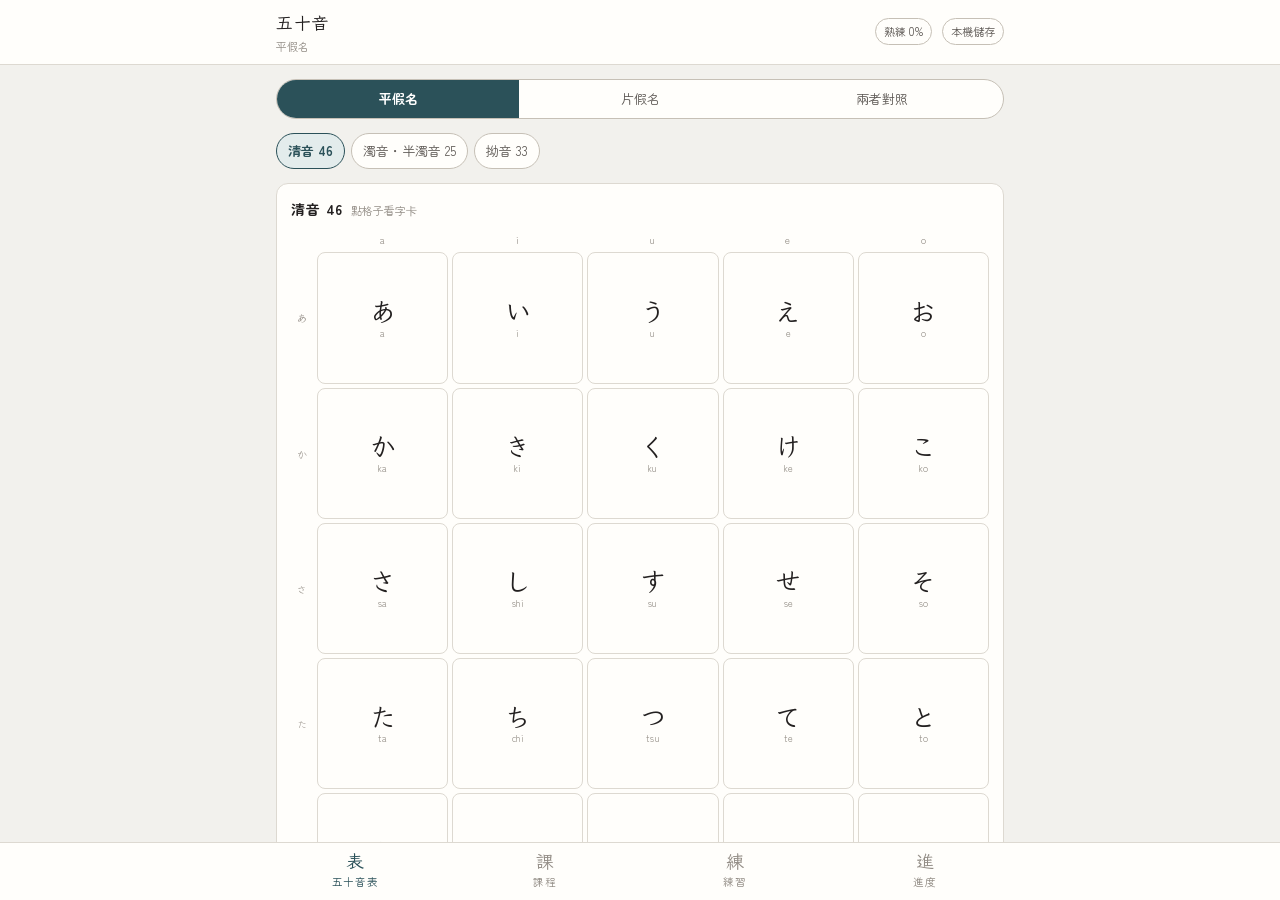
<file: jp-kana/index.html>
<!doctype html>
<html lang="zh-Hant">
<head>
<meta charset="utf-8">
<meta name="viewport" content="width=device-width, initial-scale=1, viewport-fit=cover">
<meta name="description" content="平假名與片假名共 104 音：可點選的五十音表、16 課漸進課程、七種題型練習與熟練度熱圖">
<meta name="theme-color" content="#2b5159">
<style>
:root{color-scheme:light;padding-top:env(safe-area-inset-top,0px);padding-bottom:env(safe-area-inset-bottom,0px)}
body{margin:0;font-family:system-ui,-apple-system,sans-serif;font-size:14px}
img{max-width:100%}
[hidden]{display:none!important}
</style>
<title>五十音 稽古帖</title>
<link rel="stylesheet" href="https://fonts.googleapis.com/css2?family=Klee+One:wght@400;600&family=Zen+Maru+Gothic:wght@400;500;700&display=swap">
<style>
/* 版面：五十音表為主畫面，點格子展開字卡；底部四分頁。平假名＝藍鉄，片假名＝弁柄，顏色本身帶資訊 */
:root{
  --paper:#f2f1ed; --card:#fffefb; --card-2:#eae8e2;
  --ink:#232020; --ink-2:#5c5753; --ink-3:#938d86;
  --line:#ddd9d1; --line-2:#c6c0b6;
  --ai:#2b5159; --ai-soft:#e3ecec; --ai-line:#a8c4c6;      /* 平假名 藍鉄 */
  --be:#9d4a38; --be-soft:#f6e6e1; --be-line:#dcb3a6;      /* 片假名 弁柄 */
  --ok:#4a6b3a; --ok-soft:#e7eee0;
  --mid:#9a7318; --mid-soft:#f6eeda;
  --f-kana:"Klee One","Yu Kyokasho","Hiragino Mincho ProN",serif;
  --f-ui:"Zen Maru Gothic","PingFang TC","Noto Sans TC","Microsoft JhengHei",system-ui,sans-serif;
  --r:12px; --tap:46px;
  --gut-l:max(16px,env(safe-area-inset-left,0px));
  --gut-r:max(16px,env(safe-area-inset-right,0px));
}
@media (prefers-color-scheme:dark){:root:not([data-theme="light"]){
  --paper:#15140f; --card:#1e1c17; --card-2:#272420;
  --ink:#eeeae2; --ink-2:#aaa49a; --ink-3:#7b756c;
  --line:#322e28; --line-2:#443f38;
  --ai:#8fc0c6; --ai-soft:#1b2b2d; --ai-line:#35565a;
  --be:#e2957f; --be-soft:#2e1f1a; --be-line:#5c3a2e;
  --ok:#9dc17f; --ok-soft:#1e2718;
  --mid:#dcb45c; --mid-soft:#2b2415;
  color-scheme:dark;
}}
:root[data-theme="dark"]{
  --paper:#15140f; --card:#1e1c17; --card-2:#272420;
  --ink:#eeeae2; --ink-2:#aaa49a; --ink-3:#7b756c;
  --line:#322e28; --line-2:#443f38;
  --ai:#8fc0c6; --ai-soft:#1b2b2d; --ai-line:#35565a;
  --be:#e2957f; --be-soft:#2e1f1a; --be-line:#5c3a2e;
  --ok:#9dc17f; --ok-soft:#1e2718;
  --mid:#dcb45c; --mid-soft:#2b2415;
  color-scheme:dark;
}
*{box-sizing:border-box}
html,body{height:100%}
body{margin:0;background:var(--paper);color:var(--ink);font-family:var(--f-ui);font-size:15px;
  line-height:1.7;display:flex;flex-direction:column;overflow:hidden;-webkit-text-size-adjust:100%}
button{font:inherit;color:inherit;cursor:pointer}
h1,h2,h3{margin:0;text-wrap:balance;font-weight:700}
p{margin:0}
.kana{font-family:var(--f-kana)}
.tnum{font-variant-numeric:tabular-nums}

.top{flex:0 0 auto;background:var(--card);border-bottom:1px solid var(--line)}
.top-in{padding-left:var(--gut-l);padding-right:var(--gut-r);padding-block:8px;display:flex;
  align-items:center;gap:10px;min-height:46px;max-width:760px;margin:0 auto}
.top-t{font-family:var(--f-kana);font-size:17px;font-weight:600;letter-spacing:.04em}
.top-sub{font-size:11px;color:var(--ink-3)}
.sp{flex:1;min-width:0}
.pill{font-size:11px;padding:3px 8px;border-radius:999px;border:1px solid var(--line-2);color:var(--ink-2);white-space:nowrap}
.pill.on{border-color:var(--ai-line);background:var(--ai-soft);color:var(--ai)}
.pill.warn{border-color:var(--mid);background:var(--mid-soft);color:var(--mid)}

main{flex:1 1 auto;overflow-y:auto;overflow-x:hidden;-webkit-overflow-scrolling:touch}
.wrap{padding-left:var(--gut-l);padding-right:var(--gut-r);padding-block:14px 26px;
  display:flex;flex-direction:column;gap:14px;max-width:760px;margin:0 auto}
.view[hidden]{display:none!important}
.card{background:var(--card);border:1px solid var(--line);border-radius:var(--r);padding:14px}
.sect-h{display:flex;align-items:baseline;gap:8px}
.sect-h h2{font-size:14px;letter-spacing:.06em}
.sect-h .note{font-size:11px;color:var(--ink-3)}
.eyebrow{font-size:10px;letter-spacing:.18em;color:var(--ink-3);text-transform:uppercase}
.rule{height:1px;background:var(--line);margin:12px 0}

/* 分段切換 */
.seg{display:flex;gap:0;border:1px solid var(--line-2);border-radius:999px;overflow:hidden;background:var(--card)}
.seg button{flex:1;min-height:38px;border:0;background:none;font-size:13px;color:var(--ink-2);padding:0 4px}
.seg button.on{background:var(--ai);color:#fff;font-weight:700}
.seg.be button.on{background:var(--be)}
.chips{display:flex;flex-wrap:wrap;gap:6px}
.chip{min-height:36px;padding:5px 11px;border-radius:999px;border:1px solid var(--line-2);
  background:var(--card);color:var(--ink-2);font-size:13px}
.chip.on{border-color:var(--ai);background:var(--ai-soft);color:var(--ai);font-weight:700}

/* 五十音表 */
.grid{display:grid;grid-template-columns:22px repeat(5,1fr);gap:4px}
.grid.y3{grid-template-columns:34px repeat(3,1fr)}
.ghead{font-size:10px;color:var(--ink-3);text-align:center;align-self:center;letter-spacing:.04em}
.cell{aspect-ratio:1/1;min-width:0;border:1px solid var(--line);border-radius:8px;background:var(--card);
  display:flex;flex-direction:column;align-items:center;justify-content:center;gap:0;padding:2px}
.cell.void{border:0;background:none}
.cell .g{font-family:var(--f-kana);font-size:clamp(17px,5.4vw,26px);line-height:1.15;font-weight:600}
.cell .rr{font-size:9.5px;color:var(--ink-3);letter-spacing:.02em}
.cell.kata .g{color:var(--be)}
.cell.sel{border-color:var(--ai);box-shadow:0 0 0 2px var(--ai-soft)}
.cell.lv1{background:var(--be-soft);border-color:var(--be-line)}
.cell.lv2{background:var(--mid-soft);border-color:var(--mid)}
.cell.lv3{background:var(--ok-soft);border-color:var(--ok)}
.legend{display:flex;flex-wrap:wrap;gap:10px;font-size:11px;color:var(--ink-3);margin-top:10px}
.legend span{display:flex;align-items:center;gap:4px}
.legend i{width:11px;height:11px;border-radius:3px;border:1px solid var(--line-2);display:block}

/* 字卡 */
.bigpair{display:flex;gap:10px;align-items:stretch}
.bigcell{flex:1;min-width:0;border:1px solid var(--line);border-radius:var(--r);background:var(--card-2);
  padding:10px 6px;text-align:center}
.bigcell.h{border-color:var(--ai-line);background:var(--ai-soft)}
.bigcell.k{border-color:var(--be-line);background:var(--be-soft)}
.bigcell .lab{font-size:10px;letter-spacing:.14em;color:var(--ink-3)}
.bigcell .g{font-family:var(--f-kana);font-size:clamp(50px,16vw,76px);line-height:1.1;font-weight:600}
.bigcell.h .g{color:var(--ai)}
.bigcell.k .g{color:var(--be)}
.bigcell .sm{font-size:11px;color:var(--ink-2)}
.romaji{font-family:var(--f-ui);font-size:28px;font-weight:700;letter-spacing:.08em;text-align:center}
.meta{display:flex;flex-direction:column;gap:7px;font-size:13.5px}
.meta div{display:flex;gap:8px}
.meta dt{flex:0 0 52px;color:var(--ink-3);font-size:11.5px;padding-top:3px;letter-spacing:.06em}
.meta dd{margin:0;flex:1;min-width:0}
.src{font-family:var(--f-kana);font-size:19px;font-weight:600}
.hint{background:var(--mid-soft);border:1px solid var(--mid);border-radius:8px;padding:9px 11px;font-size:13px}
.spk{flex:0 0 auto;width:38px;height:38px;border-radius:50%;border:1px solid var(--line-2);
  background:var(--card);color:var(--ai);display:grid;place-items:center;font-size:15px}

/* 按鈕 */
.btn{display:block;width:100%;min-height:var(--tap);border-radius:var(--r);border:1px solid var(--ai);
  background:var(--ai);color:#fff;font-size:16px;font-weight:700;letter-spacing:.04em;padding:10px}
.btn.be{background:var(--be);border-color:var(--be)}
.btn.ghost{background:var(--card);color:var(--ai)}
.btn.quiet{background:var(--card);color:var(--ink-2);border-color:var(--line-2);font-weight:500;font-size:14px}
.btn:disabled{opacity:.5}
.btn-row{display:grid;grid-template-columns:1fr 1fr;gap:8px}

/* 課程清單 */
.lessons{display:flex;flex-direction:column;gap:8px}
.les{display:flex;align-items:center;gap:11px;width:100%;text-align:left;background:var(--card);
  border:1px solid var(--line);border-radius:var(--r);padding:10px 12px;min-height:var(--tap)}
.les .no{flex:0 0 30px;height:30px;border-radius:8px;display:grid;place-items:center;font-size:12px;
  font-weight:700;background:var(--card-2);border:1px solid var(--line);color:var(--ink-2)}
.les.done .no{background:var(--ok-soft);border-color:var(--ok);color:var(--ok)}
.les .lt{flex:1;min-width:0}
.les .lt b{display:block;font-family:var(--f-kana);font-size:15.5px;font-weight:600}
.les .lt small{color:var(--ink-3);font-size:11.5px}
.les .pct{font-size:11px;color:var(--ink-3);white-space:nowrap}

/* 測驗 */
.studyhead{display:flex;align-items:center;gap:10px}
.studyhead .t{flex:1;min-width:0;font-size:13px;color:var(--ink-2)}
.dots{display:flex;gap:4px;flex-wrap:wrap;margin-top:10px}
.dots i{width:7px;height:7px;border-radius:50%;background:var(--line-2);display:block}
.dots i.on{background:var(--ai)}.dots i.ok{background:var(--ok)}.dots i.ng{background:var(--be)}
.qbig{font-family:var(--f-kana);font-size:clamp(66px,24vw,110px);line-height:1.05;font-weight:600;text-align:center}
.qbig.k{color:var(--be)}
.qmid{font-size:clamp(28px,9vw,40px);font-weight:700;text-align:center;letter-spacing:.06em}
.qlabel{font-size:13px;color:var(--ink-2);text-align:center}
.opts{display:grid;grid-template-columns:1fr 1fr;gap:8px}
.opts.one{grid-template-columns:1fr}
.opt{min-height:56px;background:var(--card);border:1px solid var(--line-2);border-radius:var(--r);
  padding:8px;display:flex;align-items:center;justify-content:center;gap:6px;text-align:center}
.opt .tx{font-size:20px;font-weight:700;letter-spacing:.04em;min-width:0;word-break:break-word}
.opt .tx.kana{font-family:var(--f-kana);font-size:30px;font-weight:600}
.opt .r{font-size:11px;color:var(--ink-3);letter-spacing:.03em}
.opt.ok{border-color:var(--ok);background:var(--ok-soft)}
.opt.ng{border-color:var(--be);background:var(--be-soft)}
.opt:disabled{cursor:default}
.fb{border-radius:var(--r);padding:11px 12px;font-size:13.5px;display:flex;gap:10px;align-items:flex-start}
.fb.ok{background:var(--ok-soft);border:1px solid var(--ok)}
.fb.ng{background:var(--be-soft);border:1px solid var(--be)}
.fb .m{font-family:var(--f-kana);font-size:19px;line-height:1}
.fb .tx{flex:1;min-width:0}
.fb .tx b{display:block;font-size:13px;margin-bottom:2px}

/* 單字 */
.wordrow{display:flex;gap:10px;align-items:center;background:var(--card);border:1px solid var(--line);
  border-radius:var(--r);padding:9px 11px}
.wordrow .w{font-family:var(--f-kana);font-size:20px;font-weight:600;min-width:0}
.wordrow .r{font-size:11.5px;color:var(--ink-3);letter-spacing:.03em}
.wordrow .m{flex:1;min-width:0;font-size:13px;color:var(--ink-2);text-align:right}
.cgroup{display:flex;gap:8px;align-items:center;background:var(--card-2);border:1px solid var(--line);
  border-radius:var(--r);padding:10px}
.cgroup .gg{font-family:var(--f-kana);font-size:30px;font-weight:600;letter-spacing:.12em;flex:0 0 auto}
.cgroup .tp{flex:1;min-width:0;font-size:12.5px;color:var(--ink-2)}
.kpis{display:grid;grid-template-columns:repeat(3,1fr);gap:1px;background:var(--line);
  border:1px solid var(--line);border-radius:var(--r);overflow:hidden}
.kpi{background:var(--card);padding:10px 8px;text-align:center;min-width:0}
.kpi b{display:block;font-size:20px;line-height:1.2;font-variant-numeric:tabular-nums}
.kpi span{font-size:10.5px;color:var(--ink-3)}
.empty{text-align:center;color:var(--ink-3);font-size:13px;padding:16px 10px}
textarea{width:100%;padding:9px 11px;border:1px solid var(--line-2);border-radius:var(--r);
  background:var(--card);color:var(--ink);font:inherit;font-size:12px;line-height:1.5;
  resize:vertical;margin-top:8px;word-break:break-all}

.tabs{flex:0 0 auto;background:var(--card);border-top:1px solid var(--line);
  padding-left:var(--gut-l);padding-right:var(--gut-r)}
.tabs-in{display:grid;grid-template-columns:repeat(4,1fr);max-width:760px;margin:0 auto}
.tab{position:relative;background:none;border:0;padding:7px 2px 9px;display:flex;flex-direction:column;
  align-items:center;gap:2px;min-height:54px;color:var(--ink-3);font-size:10.5px;letter-spacing:.06em}
.tab i{font-style:normal;font-family:var(--f-kana);font-size:18px;line-height:1.2;font-weight:600}
.tab.on{color:var(--ai)}
:focus-visible{outline:2px solid var(--ai);outline-offset:2px}
@media (prefers-reduced-motion:reduce){*{transition:none!important;animation:none!important}}
</style>
</head>
<body>
<header class="top">
  <div class="top-in">
    <div style="min-width:0">
      <div class="top-t kana" id="topT">五十音</div>
      <div class="top-sub" id="topSub">平假名・片假名 各 46 音</div>
    </div>
    <div class="sp"></div>
    <span class="pill" id="masterPill">熟練 0%</span>
    <span class="pill" id="syncPill">本機</span>
  </div>
</header>

<main>
  <!-- ░ 五十音表 ░ -->
  <section class="view wrap" id="v-table">
    <div class="seg" id="segScript">
      <button data-s="h" class="on">平假名</button>
      <button data-s="k">片假名</button>
      <button data-s="b">兩者對照</button>
    </div>
    <div class="chips" id="segSet">
      <button class="chip on" data-set="sei">清音 46</button>
      <button class="chip" data-set="daku">濁音・半濁音 25</button>
      <button class="chip" data-set="yo">拗音 33</button>
    </div>
    <div class="card">
      <div class="sect-h"><h2 id="gridTitle">清音</h2><span class="note">點格子看字卡</span></div>
      <div id="gridHost" style="margin-top:10px"></div>
      <div class="legend">
        <span><i style="background:var(--card)"></i>未練習</span>
        <span><i style="background:var(--be-soft);border-color:var(--be-line)"></i>不熟</span>
        <span><i style="background:var(--mid-soft);border-color:var(--mid)"></i>普通</span>
        <span><i style="background:var(--ok-soft);border-color:var(--ok)"></i>已熟</span>
      </div>
    </div>
    <div id="detail"></div>
    <button class="btn" id="quickDrill">隨機測 20 題</button>
  </section>

  <!-- ░ 課程 ░ -->
  <section class="view wrap" id="v-lesson" hidden>
    <div class="card">
      <div class="sect-h"><h2 class="kana">16 課・約兩週</h2><span class="note" id="lesNote">每課 8〜12 分</span></div>
      <p style="font-size:12px;color:var(--ink-3);margin-top:6px">每課：字卡 → 片假名對照 → 混合測驗 → 單字應用。通勤 40 分鐘約可完成 3 課，或 1 課＋複習。</p>
    </div>
    <div class="lessons" id="lessonList"></div>
  </section>

  <!-- ░ 練習 ░ -->
  <section class="view wrap" id="v-drill" hidden>
    <div class="card">
      <div class="sect-h"><h2>題型</h2></div>
      <div class="chips" style="margin-top:10px" id="drillMode">
        <button class="chip on" data-m="h2r">看平假名 → 選音</button>
        <button class="chip" data-m="k2r">看片假名 → 選音</button>
        <button class="chip" data-m="r2h">看羅馬字 → 選平假名</button>
        <button class="chip" data-m="r2k">看羅馬字 → 選片假名</button>
        <button class="chip" data-m="h2k">平假名 → 選片假名</button>
        <button class="chip" data-m="k2h">片假名 → 選平假名</button>
        <button class="chip" data-m="ear">聽音 → 選假名</button>
      </div>
    </div>
    <div class="card">
      <div class="sect-h"><h2>範圍</h2></div>
      <div class="chips" style="margin-top:10px" id="drillSet">
        <button class="chip on" data-r="sei">清音</button>
        <button class="chip" data-r="daku">濁音・半濁音</button>
        <button class="chip" data-r="yo">拗音</button>
        <button class="chip" data-r="all">全部 104 音</button>
        <button class="chip" data-r="weak">我的弱點</button>
      </div>
      <div class="rule"></div>
      <div class="chips" id="drillN">
        <button class="chip on" data-n="10">10 題</button>
        <button class="chip" data-n="20">20 題</button>
        <button class="chip" data-n="40">40 題</button>
      </div>
    </div>
    <button class="btn" id="startDrill">開始</button>
    <div class="card">
      <div class="sect-h"><h2>特殊規則</h2><span class="note">長音・促音・助詞例外</span></div>
      <div id="ruleList" style="margin-top:10px;display:flex;flex-direction:column;gap:10px"></div>
    </div>
  </section>

  <!-- ░ 進行中 ░ -->
  <section class="view wrap" id="v-run" hidden></section>

  <!-- ░ 進度 ░ -->
  <section class="view wrap" id="v-prog" hidden>
    <div class="kpis">
      <div class="kpi"><b class="tnum" id="pMaster">0</b><span>已熟（/104）</span></div>
      <div class="kpi"><b class="tnum" id="pDue">0</b><span>今日待複習</span></div>
      <div class="kpi"><b class="tnum" id="pAcc">—</b><span>正答率</span></div>
    </div>
    <button class="btn" id="reviewBtn">複習到期卡片</button>
    <div class="card">
      <div class="sect-h"><h2>最常錯的假名</h2><span class="note">依錯誤次數</span></div>
      <div id="weakList" style="margin-top:8px"></div>
    </div>
    <div class="card">
      <div class="sect-h"><h2>朗讀</h2><span class="note" id="voiceNote">檢查中…</span></div>
      <div class="chips" style="margin-top:10px" id="rateChips">
        <button class="chip" data-rate="0.6">0.6 倍</button>
        <button class="chip" data-rate="0.8">0.8 倍</button>
        <button class="chip" data-rate="1">1.0 倍</button>
      </div>
      <button class="btn ghost" id="testVoice" style="margin-top:10px">試聽：あいうえお</button>
    </div>
    <div class="card">
      <div class="sect-h"><h2>外觀</h2></div>
      <div class="chips" style="margin-top:10px" id="themeChips">
        <button class="chip" data-theme="auto">跟隨系統</button>
        <button class="chip" data-theme="light">淺色</button>
        <button class="chip" data-theme="dark">深色</button>
      </div>
    </div>
    <div class="card">
      <div class="sect-h"><h2>備份</h2><span class="note">換裝置、清瀏覽器資料前使用</span></div>
      <div class="btn-row" style="margin-top:10px">
        <button class="btn quiet" id="bkOut">產生備份碼</button>
        <button class="btn quiet" id="bkIn">從備份碼還原</button>
      </div>
      <textarea id="bkBox" rows="5" hidden placeholder="把備份碼貼進這裡"></textarea>
      <div id="bkMsg" style="font-size:12px;color:var(--ink-3);margin-top:6px"></div>
    </div>
    <div class="card">
      <div class="sect-h"><h2>重設</h2><span class="note" id="saveState">—</span></div>
      <button class="btn quiet" id="resetAll" style="margin-top:10px;color:var(--be);border-color:var(--be)">清除全部練習記錄</button>
      <div id="resetConfirm" hidden style="margin-top:8px">
        <div class="hint">所有熟練度與課程完成記錄都會刪除，無法復原。</div>
        <div class="btn-row" style="margin-top:8px">
          <button class="btn quiet" id="resetNo">取消</button>
          <button class="btn be" id="resetYes">確定刪除</button>
        </div>
      </div>
    </div>
  </section>
</main>

<nav class="tabs">
  <div class="tabs-in">
    <button class="tab on" data-view="table"><i>表</i>五十音表</button>
    <button class="tab" data-view="lesson"><i>課</i>課程</button>
    <button class="tab" data-view="drill"><i>練</i>練習</button>
    <button class="tab" data-view="prog"><i>進</i>進度</button>
  </div>
</nav>

<script src="data/kana.js"></script>
<script src="data/lessons.js"></script>
<script src="app.js"></script>
</body>
</html>
</file>
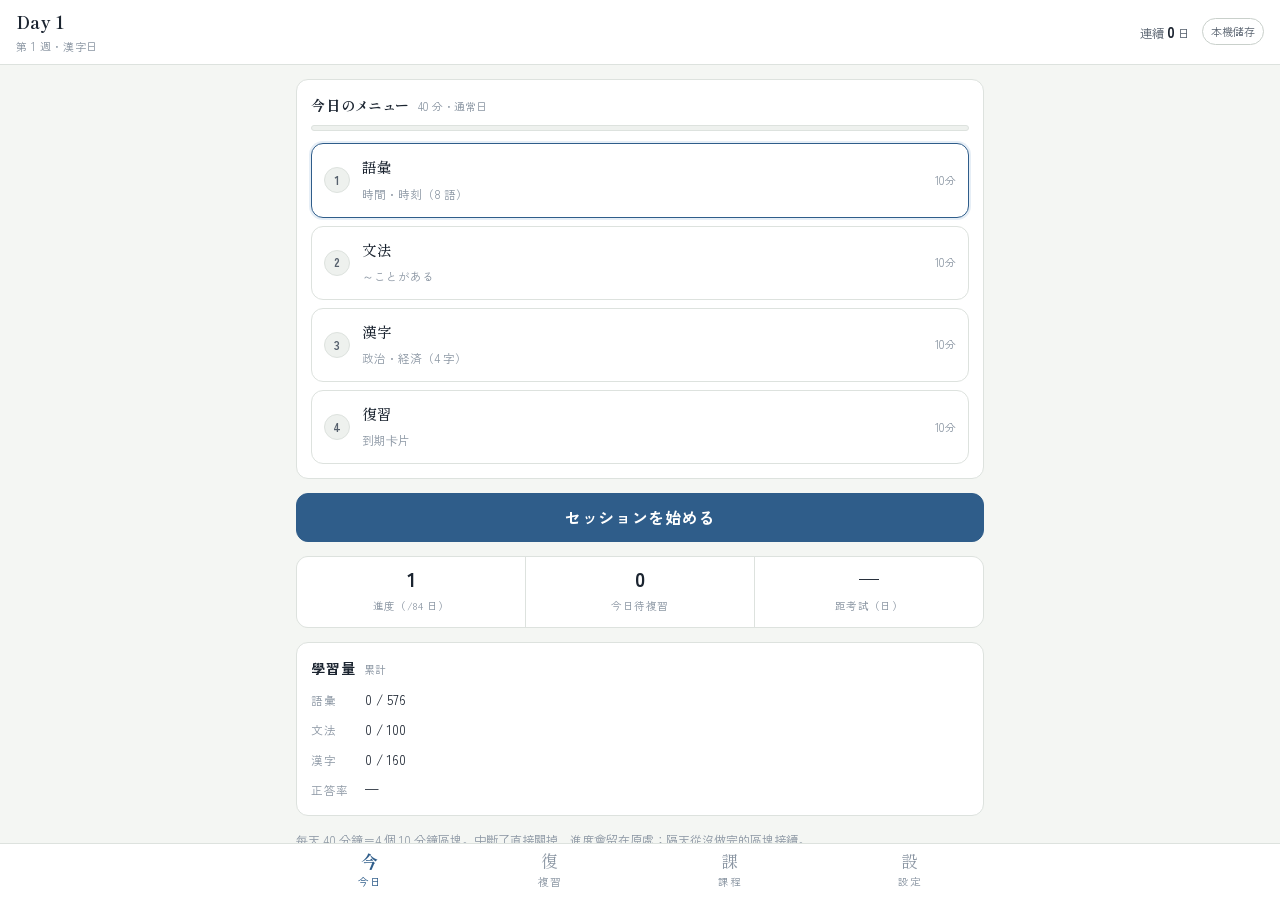
<file: jp-n3/index.html>
<!doctype html>
<html lang="zh-Hant">
<head>
<meta charset="utf-8">
<meta name="viewport" content="width=device-width, initial-scale=1, viewport-fit=cover">
<meta name="description" content="N4 到 N3 的 12 週通勤課程：每天 40 分鐘拆成 4 個區塊，含 576 單字、100 文法、160 漢字、18 篇讀解與間隔複習">
<meta name="theme-color" content="#2f5d8a">
<style>
:root{color-scheme:light;padding-top:env(safe-area-inset-top,0px);padding-bottom:env(safe-area-inset-bottom,0px)}
body{margin:0;font-family:system-ui,-apple-system,sans-serif;font-size:14px}
img{max-width:100%}
[hidden]{display:none!important}
</style>
<title>通勤 N3 道場</title>
<link rel="stylesheet" href="https://fonts.googleapis.com/css2?family=Shippori+Mincho:wght@500;700&family=Zen+Kaku+Gothic+New:wght@400;500;700&display=swap">
<style>
/* 版面：單欄「車窗」式 App——上方細資訊列、中段捲動、底部大按鈕導覽，單手可操作 */
:root{
  --paper:#f4f6f3; --card:#ffffff; --card-2:#eef1ee;
  --ink:#1b2430; --ink-2:#56606d; --ink-3:#8b96a3;
  --line:#dde2de; --line-2:#c9d0cb;
  --ai:#2f5d8a; --ai-soft:#e6eef6; --ai-line:#b9cee4;
  --shu:#bf3a2b; --shu-soft:#fbe9e6;
  --take:#2d7a5c; --take-soft:#e4f1ea;
  --amber:#9c6f14; --amber-soft:#f8efd8;
  --f-disp:"Shippori Mincho","Yu Mincho","Songti TC",serif;
  --f-ui:"Zen Kaku Gothic New","PingFang TC","Noto Sans TC","Microsoft JhengHei",system-ui,sans-serif;
  --r:12px; --tap:48px;
  --gut-l:max(16px,env(safe-area-inset-left,0px));
  --gut-r:max(16px,env(safe-area-inset-right,0px));
}
@media (prefers-color-scheme:dark){:root:not([data-theme="light"]){
  --paper:#101419; --card:#19202a; --card-2:#141b23;
  --ink:#e7ebf0; --ink-2:#a4afbb; --ink-3:#717d8b;
  --line:#2a333f; --line-2:#3a4552;
  --ai:#8ab4e0; --ai-soft:#1a2836; --ai-line:#32506e;
  --shu:#ef8679; --shu-soft:#33201e;
  --take:#6cc09a; --take-soft:#16291f;
  --amber:#d9ab52; --amber-soft:#2c2415;
  color-scheme:dark;
}}
:root[data-theme="dark"]{
  --paper:#101419; --card:#19202a; --card-2:#141b23;
  --ink:#e7ebf0; --ink-2:#a4afbb; --ink-3:#717d8b;
  --line:#2a333f; --line-2:#3a4552;
  --ai:#8ab4e0; --ai-soft:#1a2836; --ai-line:#32506e;
  --shu:#ef8679; --shu-soft:#33201e;
  --take:#6cc09a; --take-soft:#16291f;
  --amber:#d9ab52; --amber-soft:#2c2415;
  color-scheme:dark;
}
*{box-sizing:border-box}
html,body{height:100%}
body{margin:0;background:var(--paper);color:var(--ink);font-family:var(--f-ui);
  font-size:15px;line-height:1.7;display:flex;flex-direction:column;overflow:hidden;
  -webkit-text-size-adjust:100%}
button{font:inherit;color:inherit;cursor:pointer}
h1,h2,h3{margin:0;text-wrap:balance;font-weight:700}
p{margin:0}
.ja{font-family:var(--f-disp);font-feature-settings:"palt" 1}
.tnum{font-variant-numeric:tabular-nums}

/* ── 上方資訊列 ───────────────────────── */
.top{flex:0 0 auto;background:var(--card);border-bottom:1px solid var(--line)}
.top-in{padding-left:var(--gut-l);padding-right:var(--gut-r);padding-block:8px;
  display:flex;align-items:center;gap:12px;min-height:46px}
.top-day{font-family:var(--f-disp);font-size:17px;font-weight:700;letter-spacing:.02em}
.top-sub{font-size:11px;color:var(--ink-3);letter-spacing:.06em}
.top-sp{flex:1;min-width:0}
.pill{font-size:11px;padding:3px 8px;border-radius:999px;border:1px solid var(--line-2);
  color:var(--ink-2);white-space:nowrap}
.pill.on{border-color:var(--ai-line);background:var(--ai-soft);color:var(--ai)}
.pill.warn{border-color:var(--amber);background:var(--amber-soft);color:var(--amber)}
.streak{font-size:12px;color:var(--ink-2);white-space:nowrap}
.streak b{font-size:15px;color:var(--ink)}

/* ── 主捲動區 ─────────────────────────── */
main{flex:1 1 auto;overflow-y:auto;overflow-x:hidden;-webkit-overflow-scrolling:touch}
.wrap{padding-left:var(--gut-l);padding-right:var(--gut-r);padding-block:14px 24px;
  display:flex;flex-direction:column;gap:14px;max-width:720px;margin:0 auto}
.view[hidden]{display:none!important}

.card{background:var(--card);border:1px solid var(--line);border-radius:var(--r);padding:14px}
.card.flat{background:transparent;border:0;padding:0}
.sect-h{display:flex;align-items:baseline;gap:8px;margin-bottom:2px}
.sect-h h2{font-size:14px;letter-spacing:.08em}
.sect-h .note{font-size:11px;color:var(--ink-3)}
.eyebrow{font-size:10px;letter-spacing:.18em;color:var(--ink-3);text-transform:uppercase}

/* 進度列 */
.bar{height:6px;border-radius:3px;background:var(--card-2);overflow:hidden;border:1px solid var(--line)}
.bar>i{display:block;height:100%;background:var(--ai);border-radius:3px;transition:width .3s}
.kpis{display:grid;grid-template-columns:repeat(3,1fr);gap:1px;background:var(--line);
  border:1px solid var(--line);border-radius:var(--r);overflow:hidden}
.kpi{background:var(--card);padding:10px 8px;text-align:center;min-width:0}
.kpi b{display:block;font-size:20px;line-height:1.2;font-variant-numeric:tabular-nums}
.kpi span{font-size:10.5px;color:var(--ink-3);letter-spacing:.04em}

/* 區塊清單 */
.blocks{display:flex;flex-direction:column;gap:8px}
.blk{display:flex;align-items:center;gap:12px;width:100%;text-align:left;
  background:var(--card);border:1px solid var(--line);border-radius:var(--r);
  padding:11px 12px;min-height:var(--tap)}
.blk:disabled{opacity:.55;cursor:default}
.blk .no{flex:0 0 26px;height:26px;border-radius:50%;display:grid;place-items:center;
  font-size:12px;font-weight:700;background:var(--card-2);color:var(--ink-2);border:1px solid var(--line)}
.blk.done .no{background:var(--take-soft);color:var(--take);border-color:var(--take)}
.blk.cur{border-color:var(--ai);box-shadow:0 0 0 2px var(--ai-soft)}
.blk .bt{flex:1;min-width:0}
.blk .bt i{display:block;font-style:normal;font-size:14.5px;font-weight:500}
.blk .bt small{color:var(--ink-3);font-size:11.5px}
.blk .mins{font-size:11px;color:var(--ink-3);white-space:nowrap}
.mark{font-family:var(--f-disp);font-size:18px;line-height:1}
.mark.o{color:var(--take)}.mark.x{color:var(--shu)}

/* 按鈕 */
.btn{display:block;width:100%;min-height:var(--tap);border-radius:var(--r);border:1px solid var(--ai);
  background:var(--ai);color:#fff;font-size:16px;font-weight:700;letter-spacing:.04em;padding:10px}
.btn.ghost{background:var(--card);color:var(--ai)}
.btn.quiet{background:var(--card);color:var(--ink-2);border-color:var(--line-2);font-weight:500;font-size:14px}
.btn:disabled{opacity:.5}
.btn-row{display:grid;grid-template-columns:1fr 1fr;gap:8px}
.chip{min-height:38px;padding:6px 12px;border-radius:999px;border:1px solid var(--line-2);
  background:var(--card);color:var(--ink-2);font-size:13px}
.chip.on{border-color:var(--ai);background:var(--ai-soft);color:var(--ai);font-weight:700}
.chips{display:flex;flex-wrap:wrap;gap:6px}
.spk{flex:0 0 auto;width:36px;height:36px;border-radius:50%;border:1px solid var(--line-2);
  background:var(--card);color:var(--ai);display:grid;place-items:center;font-size:15px}

/* ── 學習卡 ──────────────────────────── */
.studyhead{display:flex;align-items:center;gap:10px}
.studyhead .t{flex:1;min-width:0;font-size:13px;color:var(--ink-2)}
.timer{font-variant-numeric:tabular-nums;font-size:15px;font-weight:700;letter-spacing:.04em}
.timer.low{color:var(--shu)}
.dots{display:flex;gap:4px;flex-wrap:wrap}
.dots i{width:7px;height:7px;border-radius:50%;background:var(--line-2);display:block}
.dots i.on{background:var(--ai)}
.dots i.ok{background:var(--take)}
.dots i.ng{background:var(--shu)}

.ctr{text-align:center}
.word{font-family:var(--f-disp);font-size:clamp(34px,11vw,52px);line-height:1.25;font-weight:700;
  letter-spacing:.02em;word-break:break-word}
.kanjibig{font-family:var(--f-disp);font-size:clamp(64px,22vw,96px);line-height:1;font-weight:700}
.read{font-size:16px;color:var(--ai);letter-spacing:.06em;margin-top:4px}
.mean{font-size:17px;margin-top:8px}
.pos{display:inline-block;font-size:11px;padding:2px 7px;border-radius:4px;
  background:var(--card-2);color:var(--ink-2);border:1px solid var(--line)}
.rule{height:1px;background:var(--line);margin:12px 0}
.ex{border-left:3px solid var(--ai-line);padding-left:10px;display:flex;flex-direction:column;gap:3px}
.ex .j{font-family:var(--f-disp);font-size:16.5px;line-height:1.85}
.ex .z{font-size:13px;color:var(--ink-2)}
.exrow{display:flex;gap:8px;align-items:flex-start}
.exrow>.ex{flex:1;min-width:0}
.ptn{font-family:var(--f-disp);font-size:clamp(22px,7vw,30px);font-weight:700;line-height:1.4}
.meta{display:flex;flex-direction:column;gap:7px;font-size:13.5px}
.meta div{display:flex;gap:8px}
.meta dt{flex:0 0 46px;color:var(--ink-3);font-size:11.5px;padding-top:3px;letter-spacing:.06em}
.meta dd{margin:0;flex:1;min-width:0}
.hint{background:var(--amber-soft);border:1px solid var(--amber);border-radius:8px;
  padding:9px 11px;font-size:13px;color:var(--ink)}
.hint b{color:var(--amber)}
.kwords{display:flex;flex-wrap:wrap;gap:6px}
.kw{border:1px solid var(--line);border-radius:8px;padding:6px 9px;background:var(--card-2);min-width:0}
.kw b{font-family:var(--f-disp);font-size:16px;font-weight:700;display:block}
.kw small{display:block;font-size:11px;color:var(--ai)}
.kw span{font-size:11.5px;color:var(--ink-2)}

/* 測驗 */
.q{font-size:16px;line-height:1.75}
.q .big{font-family:var(--f-disp);font-size:clamp(26px,8vw,36px);font-weight:700;display:block;margin:4px 0}
.q .sent{font-family:var(--f-disp);font-size:17px;line-height:1.95}
.opts{display:flex;flex-direction:column;gap:8px}
.opt{display:flex;align-items:center;gap:10px;width:100%;text-align:left;min-height:var(--tap);
  background:var(--card);border:1px solid var(--line-2);border-radius:var(--r);padding:9px 11px;font-size:15.5px}
.opt .n{flex:0 0 22px;height:22px;border-radius:4px;display:grid;place-items:center;font-size:11px;
  background:var(--card-2);border:1px solid var(--line);color:var(--ink-3)}
.opt .tx{flex:1;min-width:0;font-family:var(--f-disp);font-size:16.5px}
.opt.ok{border-color:var(--take);background:var(--take-soft)}
.opt.ng{border-color:var(--shu);background:var(--shu-soft)}
.opt.ok .n{background:var(--take);border-color:var(--take);color:#fff}
.opt.ng .n{background:var(--shu);border-color:var(--shu);color:#fff}
.opt:disabled{cursor:default}
.fb{border-radius:var(--r);padding:11px 12px;font-size:13.5px;display:flex;gap:10px;align-items:flex-start}
.fb.ok{background:var(--take-soft);border:1px solid var(--take)}
.fb.ng{background:var(--shu-soft);border:1px solid var(--shu)}
.fb .tx{flex:1;min-width:0}
.fb .tx b{display:block;font-size:13px;margin-bottom:2px}

/* 読解・聴解 */
.passage{font-family:var(--f-disp);font-size:16.5px;line-height:2.05;white-space:pre-wrap;
  word-break:break-word}
.passage.tab{font-size:14.5px;line-height:1.95;background:var(--card-2);border:1px solid var(--line);
  border-radius:8px;padding:11px;overflow-x:auto}
.script{display:flex;flex-direction:column;gap:7px}
.line{display:flex;gap:8px}
.line .sp{flex:0 0 28px;font-size:11px;color:var(--ink-3);padding-top:4px}
.line .tt{flex:1;min-width:0;font-family:var(--f-disp);font-size:16px;line-height:1.85}
.audio{display:flex;align-items:center;gap:10px;background:var(--ai-soft);border:1px solid var(--ai-line);
  border-radius:var(--r);padding:11px}
.audio .lbl{flex:1;min-width:0;font-size:13px;color:var(--ai)}
.playbig{flex:0 0 auto;width:52px;height:52px;border-radius:50%;border:0;background:var(--ai);color:#fff;
  font-size:20px;display:grid;place-items:center}
.cover{background:var(--card-2);border:1px dashed var(--line-2);border-radius:8px;padding:14px;
  text-align:center;font-size:13px;color:var(--ink-3)}

/* 課程表・字庫 */
.wk{border:1px solid var(--line);border-radius:var(--r);background:var(--card);overflow:hidden}
.wk>summary{padding:11px 12px;min-height:var(--tap);display:flex;align-items:center;gap:10px;
  cursor:pointer;font-size:14px;list-style:none}
.wk>summary::-webkit-details-marker{display:none}
.wk>summary .wn{font-family:var(--f-disp);font-weight:700}
.wk>summary .sp{flex:1}
.wk .days{border-top:1px solid var(--line)}
.dayrow{display:flex;gap:10px;padding:9px 12px;border-bottom:1px solid var(--line);font-size:13px}
.dayrow:last-child{border-bottom:0}
.dayrow .dn{flex:0 0 52px;color:var(--ink-3);font-size:11.5px;padding-top:2px}
.dayrow .dc{flex:1;min-width:0}
.dayrow .dc b{font-weight:500}
.dayrow .dc small{display:block;color:var(--ink-3);font-size:11.5px}
.dayrow.is-now{background:var(--ai-soft)}
.dayrow.is-done .dn{color:var(--take)}
input[type="search"],input[type="date"],select{width:100%;min-height:var(--tap);padding:9px 11px;
  border:1px solid var(--line-2);border-radius:var(--r);background:var(--card);color:var(--ink);
  font:inherit;font-size:15px}
textarea{width:100%;padding:9px 11px;border:1px solid var(--line-2);border-radius:var(--r);
  background:var(--card);color:var(--ink);font:inherit;font-size:12px;line-height:1.5;
  resize:vertical;margin-top:8px;word-break:break-all}
.res{display:flex;flex-direction:column;gap:1px;background:var(--line);border:1px solid var(--line);
  border-radius:var(--r);overflow:hidden}
.ritem{background:var(--card);padding:9px 11px;display:flex;gap:10px;align-items:baseline}
.ritem .rw{font-family:var(--f-disp);font-size:17px;font-weight:700}
.ritem .rr{font-size:12px;color:var(--ai);letter-spacing:.04em}
.ritem .rm{flex:1;min-width:0;font-size:13px;color:var(--ink-2);text-align:right}
.empty{text-align:center;color:var(--ink-3);font-size:13px;padding:18px 10px}

/* 底部導覽 */
.tabs{flex:0 0 auto;background:var(--card);border-top:1px solid var(--line);
  padding-left:var(--gut-l);padding-right:var(--gut-r)}
.tabs-in{display:grid;grid-template-columns:repeat(4,1fr);max-width:720px;margin:0 auto}
.tab{position:relative;background:none;border:0;padding:7px 2px 9px;display:flex;flex-direction:column;
  align-items:center;gap:2px;min-height:54px;color:var(--ink-3);font-size:10.5px;letter-spacing:.08em}
.tab i{font-style:normal;font-family:var(--f-disp);font-size:17px;line-height:1.2}
.tab.on{color:var(--ai)}
.tab.on i{font-weight:700}
.tab .dot{position:absolute;top:8px;left:calc(50% + 11px);width:7px;height:7px;border-radius:50%;
  background:var(--shu);border:1px solid var(--card)}

.sr{position:absolute;width:1px;height:1px;overflow:hidden;clip-path:inset(50%)}
:focus-visible{outline:2px solid var(--ai);outline-offset:2px}
@media (prefers-reduced-motion:reduce){*{transition:none!important;animation:none!important}}
</style>
</head>
<body>
<header class="top">
  <div class="top-in">
    <div style="min-width:0">
      <div class="top-day ja" id="dayLabel">Day 1</div>
      <div class="top-sub" id="weekLabel">第 1 週・語彙</div>
    </div>
    <div class="top-sp"></div>
    <div class="streak">連續 <b class="tnum" id="streakN">0</b> 日</div>
    <span class="pill" id="syncPill" title="資料儲存位置">本機</span>
  </div>
</header>

<main>
  <!-- ░ 今日 ░ -->
  <section class="view wrap" id="v-today">
    <div class="card">
      <div class="sect-h"><h2 class="ja">今日のメニュー</h2><span class="note" id="menuNote">40 分</span></div>
      <div class="bar" style="margin:8px 0 12px"><i id="dayBar" style="width:0%"></i></div>
      <div class="blocks" id="blockList"></div>
    </div>
    <button class="btn" id="startBtn">セッションを始める</button>
    <div class="kpis">
      <div class="kpi"><b class="tnum" id="kDay">1</b><span>進度（/84 日）</span></div>
      <div class="kpi"><b class="tnum" id="kDue">0</b><span>今日待複習</span></div>
      <div class="kpi"><b class="tnum" id="kLeft">—</b><span>距考試（日）</span></div>
    </div>
    <div class="card">
      <div class="sect-h"><h2>學習量</h2><span class="note">累計</span></div>
      <div class="meta" style="margin-top:8px">
        <div><dt>語彙</dt><dd class="tnum" id="sVocab">0 / 576</dd></div>
        <div><dt>文法</dt><dd class="tnum" id="sGram">0 / 100</dd></div>
        <div><dt>漢字</dt><dd class="tnum" id="sKanji">0 / 160</dd></div>
        <div><dt>正答率</dt><dd class="tnum" id="sAcc">—</dd></div>
      </div>
    </div>
    <p style="font-size:12px;color:var(--ink-3)">每天 40 分鐘＝4 個 10 分鐘區塊。中斷了直接關掉，進度會留在原處；隔天從沒做完的區塊接續。</p>
  </section>

  <!-- ░ 進行中 ░ -->
  <section class="view wrap" id="v-run" hidden></section>

  <!-- ░ 複習 ░ -->
  <section class="view wrap" id="v-review" hidden>
    <div class="card">
      <div class="sect-h"><h2 class="ja">復習（SRS）</h2><span class="note">間隔 1-2-4-8-16-32-64 日</span></div>
      <div class="kpis" style="margin-top:10px">
        <div class="kpi"><b class="tnum" id="rDue">0</b><span>到期</span></div>
        <div class="kpi"><b class="tnum" id="rTotal">0</b><span>卡片總數</span></div>
        <div class="kpi"><b class="tnum" id="rWeak">0</b><span>弱點（第1階）</span></div>
      </div>
    </div>
    <button class="btn" id="reviewBtn">開始複習</button>
    <button class="btn quiet" id="aheadBtn">提前複習 20 張（不改變到期日）</button>
    <div class="card">
      <div class="sect-h"><h2>弱點清單</h2><span class="note">錯過 2 次以上</span></div>
      <div id="weakList" style="margin-top:8px"></div>
    </div>
  </section>

  <!-- ░ 課程 ░ -->
  <section class="view wrap" id="v-course" hidden>
    <div class="card">
      <div class="sect-h"><h2>字庫搜尋</h2><span class="note">單字／文法／漢字</span></div>
      <div style="margin-top:8px"><input type="search" id="q" placeholder="輸入漢字、假名或中文" autocomplete="off"></div>
      <div id="qres" style="margin-top:10px"></div>
    </div>
    <div class="sect-h"><h2 class="ja">12 週カリキュラム</h2><span class="note">84 日</span></div>
    <div id="courseList" style="display:flex;flex-direction:column;gap:8px"></div>
  </section>

  <!-- ░ 設定 ░ -->
  <section class="view wrap" id="v-set" hidden>
    <div class="card">
      <div class="sect-h"><h2>考試日</h2><span class="note">用於倒數</span></div>
      <div style="margin-top:8px"><input type="date" id="examDate"></div>
      <p style="font-size:12px;color:var(--ink-3);margin-top:8px">JLPT 一年兩次（7 月／12 月），報名約在考前 3 個月。請依官方公告填入實際日期。</p>
    </div>
    <div class="card">
      <div class="sect-h"><h2>朗讀（聴解）</h2><span class="note" id="voiceNote">檢查中…</span></div>
      <div class="chips" style="margin-top:10px">
        <button class="chip" data-rate="0.7">0.7 倍</button>
        <button class="chip" data-rate="0.85">0.85 倍</button>
        <button class="chip" data-rate="1">1.0 倍</button>
        <button class="chip" data-rate="1.15">1.15 倍</button>
      </div>
      <button class="btn ghost" id="testVoice" style="margin-top:10px">試聽：日本語の勉強を続けます</button>
      <p style="font-size:12px;color:var(--ink-3);margin-top:8px">使用裝置內建的日文語音合成。沒有日文語音時聴解區塊會改為「讀稿模式」。通勤時建議戴耳機。</p>
    </div>
    <div class="card">
      <div class="sect-h"><h2>外觀</h2></div>
      <div class="chips" style="margin-top:10px">
        <button class="chip" data-theme="auto">跟隨系統</button>
        <button class="chip" data-theme="light">淺色</button>
        <button class="chip" data-theme="dark">深色</button>
      </div>
    </div>
    <div class="card">
      <div class="sect-h"><h2>備份</h2><span class="note">換裝置、清瀏覽器資料前使用</span></div>
      <div class="btn-row" style="margin-top:10px">
        <button class="btn quiet" id="bkOut">產生備份碼</button>
        <button class="btn quiet" id="bkIn">從備份碼還原</button>
      </div>
      <textarea id="bkBox" rows="5" hidden placeholder="把備份碼貼進這裡"></textarea>
      <div id="bkMsg" style="font-size:12px;color:var(--ink-3);margin-top:6px"></div>
    </div>
    <div class="card">
      <div class="sect-h"><h2>進度</h2><span class="note" id="saveState">—</span></div>
      <div class="btn-row" style="margin-top:10px">
        <button class="btn quiet" id="backDay">回上一天</button>
        <button class="btn quiet" id="skipDay">跳過今天</button>
      </div>
      <button class="btn quiet" id="resetAll" style="margin-top:8px;color:var(--shu);border-color:var(--shu)">清除全部進度</button>
      <div id="resetConfirm" hidden style="margin-top:8px">
        <div class="hint"><b>確認：</b>所有進度與複習記錄都會刪除，無法復原。</div>
        <div class="btn-row" style="margin-top:8px">
          <button class="btn quiet" id="resetNo">取消</button>
          <button class="btn" id="resetYes" style="background:var(--shu);border-color:var(--shu)">確定刪除</button>
        </div>
      </div>
    </div>
  </section>
</main>

<nav class="tabs">
  <div class="tabs-in">
    <button class="tab on" data-view="today"><i>今</i>今日</button>
    <button class="tab" data-view="review"><i>復</i>複習<span class="dot" id="dueDot" hidden></span></button>
    <button class="tab" data-view="course"><i>課</i>課程</button>
    <button class="tab" data-view="set"><i>設</i>設定</button>
  </div>
</nav>

<script src="data/grammar.js"></script>
<script src="data/vocab_a.js"></script>
<script src="data/vocab_b.js"></script>
<script src="data/kanji.js"></script>
<script src="data/reading.js"></script>
<script src="data/listening.js"></script>
<script src="app.js"></script>
</body>
</html>
</file>
